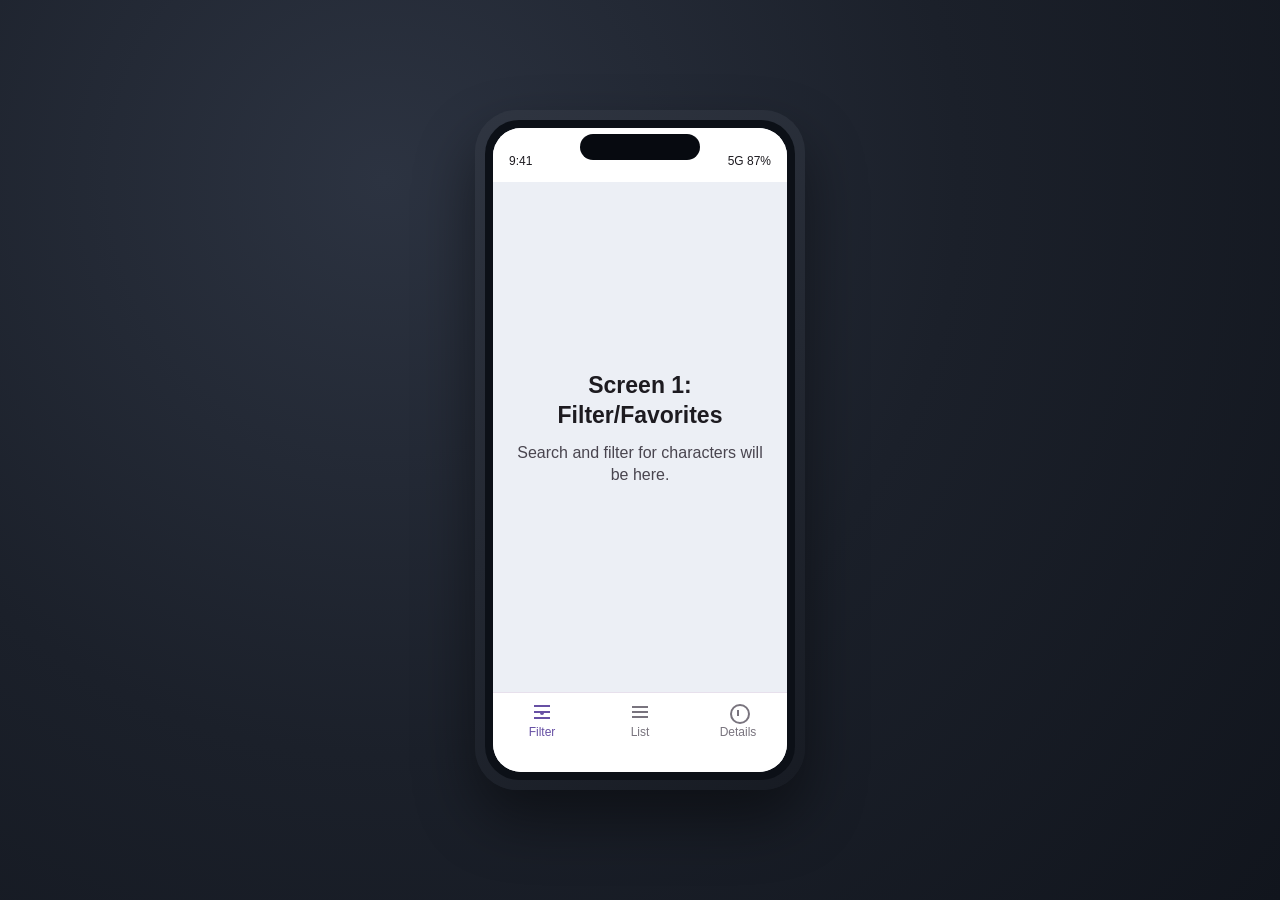
<file: Task18/index.html>
<!doctype html>
<html lang="en">
<head>
    <meta charset="UTF-8" />
    <meta name="viewport" content="width=device-width, initial-scale=1.0" />
    <title>Task17 Android UI Mock</title>
    <link rel="stylesheet" href="styles.css" />
</head>
<body>
    <main class="stage">
        <section class="phone">
            <div class="frame">
                <div class="notch"></div>

                <div class="screen">
                    <header class="status-bar">
                        <span>9:41</span>
                        <span>5G 87%</span>
                    </header>

                    <section class="content">
                        <h1>Screen 1: Filter/Favorites</h1>
                        <p>Search and filter for characters will be here.</p>
                    </section>

                    <nav class="bottom-nav">
                        <button class="nav-item nav-item--active" type="button">
                            <span class="icon icon-filter"></span>
                            <span>Filter</span>
                        </button>
                        <button class="nav-item" type="button">
                            <span class="icon icon-list"></span>
                            <span>List</span>
                        </button>
                        <button class="nav-item" type="button">
                            <span class="icon icon-details"></span>
                            <span>Details</span>
                        </button>
                    </nav>
                </div>
            </div>
        </section>
    </main>
</body>
</html>
</file>
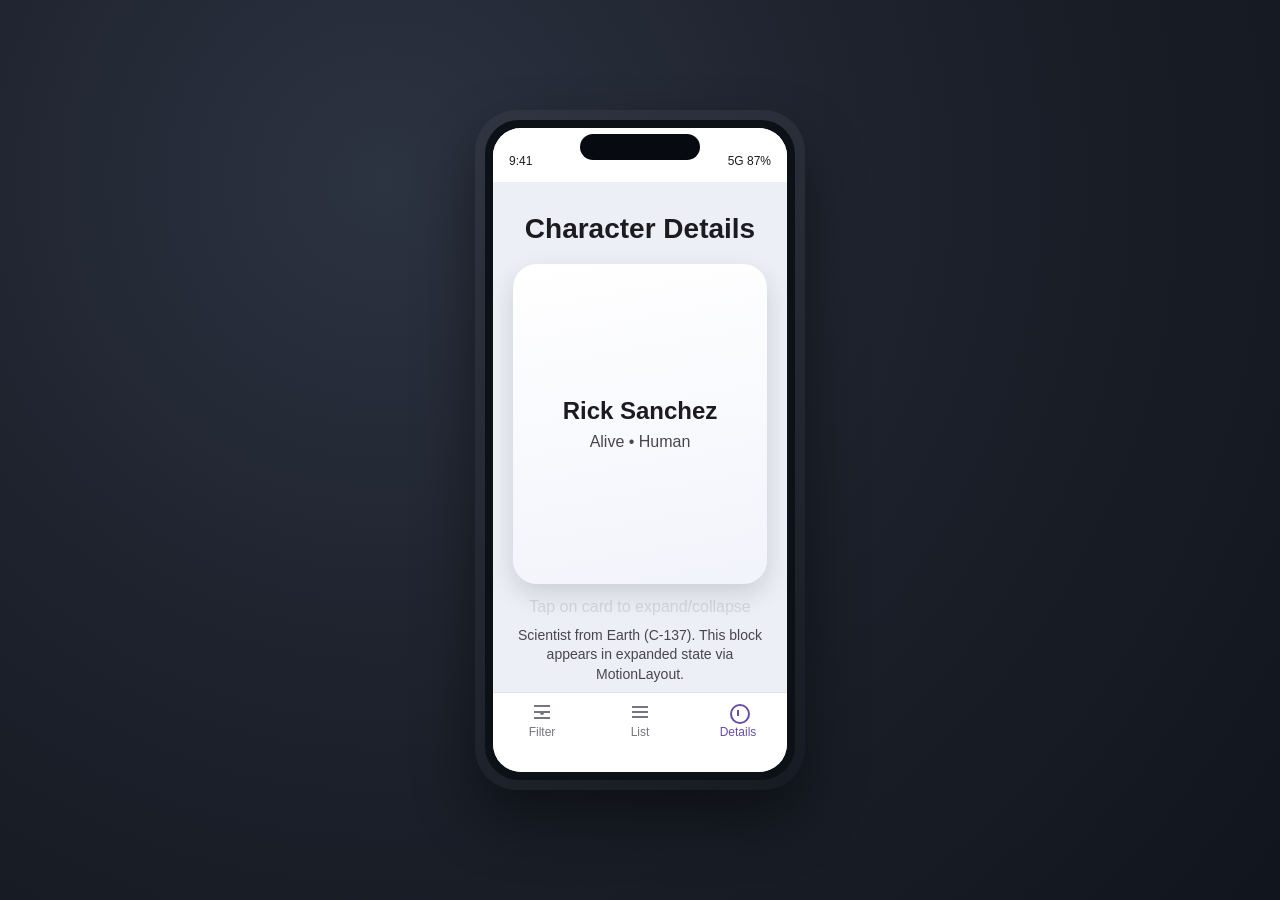
<file: Task18/detail.html>
<!doctype html>
<html lang="en">
<head>
    <meta charset="UTF-8" />
    <meta name="viewport" content="width=device-width, initial-scale=1.0" />
    <title>Task17 Detail Mock</title>
    <link rel="stylesheet" href="detail.css" />
</head>
<body>
    <main class="stage">
        <section class="phone">
            <div class="frame">
                <div class="notch"></div>
                <div class="screen">
                    <header class="status-bar">
                        <span>9:41</span>
                        <span>5G 87%</span>
                    </header>

                    <section class="content">
                        <h1>Character Details</h1>

                        <article class="character-card">
                            <h2>Rick Sanchez</h2>
                            <p>Alive • Human</p>
                        </article>

                        <p class="hint">Tap on card to expand/collapse</p>
                        <p class="detail-text">
                            Scientist from Earth (C-137). This block appears in expanded
                            state via MotionLayout.
                        </p>
                    </section>

                    <nav class="bottom-nav">
                        <button class="nav-item" type="button">
                            <span class="icon icon-filter"></span>
                            <span>Filter</span>
                        </button>
                        <button class="nav-item" type="button">
                            <span class="icon icon-list"></span>
                            <span>List</span>
                        </button>
                        <button class="nav-item nav-item--active" type="button">
                            <span class="icon icon-details"></span>
                            <span>Details</span>
                        </button>
                    </nav>
                </div>
            </div>
        </section>
    </main>
</body>
</html>
</file>
<file: Task18/styles.css>
:root {
    --surface: #ffffff;
    --bg: #eceff5;
    --text-primary: #1d1b20;
    --text-secondary: #49454f;
    --primary: #6750a4;
    --outline: #e7e0ec;
    --inactive: #79747e;
}

* {
    box-sizing: border-box;
}

body {
    margin: 0;
    min-height: 100vh;
    font-family: Roboto, "Segoe UI", Arial, sans-serif;
    background: radial-gradient(circle at 30% 20%, #2c3341 0%, #1b202a 50%, #11151d 100%);
}

.stage {
    min-height: 100vh;
    display: grid;
    place-items: center;
    padding: 24px;
}

.phone {
    width: 330px;
    height: 680px;
    border-radius: 42px;
    padding: 10px;
    background: linear-gradient(145deg, #2f3541, #171b23);
    box-shadow: 0 30px 60px rgba(0, 0, 0, 0.45);
}

.frame {
    position: relative;
    width: 100%;
    height: 100%;
    border-radius: 34px;
    background: #0c1017;
    padding: 8px;
}

.notch {
    position: absolute;
    top: 14px;
    left: 50%;
    transform: translateX(-50%);
    width: 120px;
    height: 26px;
    border-radius: 16px;
    background: #070a10;
    z-index: 2;
}

.screen {
    position: relative;
    width: 100%;
    height: 100%;
    border-radius: 28px;
    overflow: hidden;
    background: var(--bg);
}

.status-bar {
    height: 54px;
    padding: 26px 16px 8px;
    display: flex;
    justify-content: space-between;
    color: var(--text-primary);
    font-size: 12px;
    font-weight: 500;
    background: var(--surface);
}

.content {
    position: absolute;
    inset: 54px 0 80px;
    display: flex;
    flex-direction: column;
    justify-content: center;
    align-items: center;
    text-align: center;
    padding: 24px;
}

.content h1 {
    margin: 0;
    color: var(--text-primary);
    font-size: 23px;
    line-height: 1.28;
}

.content p {
    margin-top: 12px;
    color: var(--text-secondary);
    font-size: 16px;
    line-height: 1.4;
    max-width: 260px;
}

.bottom-nav {
    position: absolute;
    left: 0;
    right: 0;
    bottom: 0;
    height: 80px;
    display: flex;
    align-items: flex-start;
    justify-content: space-around;
    padding-top: 8px;
    background: var(--surface);
    border-top: 1px solid var(--outline);
}

.nav-item {
    border: 0;
    background: transparent;
    width: 33%;
    display: flex;
    flex-direction: column;
    align-items: center;
    gap: 4px;
    color: var(--inactive);
    font-size: 12px;
    line-height: 1;
}

.nav-item--active {
    color: var(--primary);
}

.icon {
    width: 20px;
    height: 20px;
    position: relative;
}

.icon-filter::before,
.icon-filter::after,
.icon-list::before,
.icon-details::before,
.icon-details::after {
    content: "";
    position: absolute;
    background: currentColor;
}

.icon-filter::before {
    left: 2px;
    right: 2px;
    top: 3px;
    height: 2px;
    box-shadow: 0 6px 0 currentColor, 0 12px 0 currentColor;
}

.icon-filter::after {
    width: 4px;
    height: 4px;
    border-radius: 50%;
    left: 8px;
    top: 9px;
}

.icon-list::before {
    left: 2px;
    right: 2px;
    top: 4px;
    height: 2px;
    box-shadow: 0 5px 0 currentColor, 0 10px 0 currentColor;
}

.icon-details::before {
    left: 2px;
    top: 2px;
    width: 16px;
    height: 16px;
    border-radius: 50%;
    border: 2px solid currentColor;
    background: transparent;
}

.icon-details::after {
    left: 9px;
    top: 8px;
    width: 2px;
    height: 6px;
}
</file>
<file: Task18/detail.css>
:root {
    --surface: #ffffff;
    --bg: #eceff5;
    --text-primary: #1d1b20;
    --text-secondary: #49454f;
    --primary: #6750a4;
    --outline: #e7e0ec;
    --inactive: #79747e;
}

* {
    box-sizing: border-box;
}

body {
    margin: 0;
    min-height: 100vh;
    font-family: Roboto, "Segoe UI", Arial, sans-serif;
    background: radial-gradient(circle at 30% 20%, #2c3341 0%, #1b202a 50%, #11151d 100%);
}

.stage {
    min-height: 100vh;
    display: grid;
    place-items: center;
    padding: 24px;
}

.phone {
    width: 330px;
    height: 680px;
    border-radius: 42px;
    padding: 10px;
    background: linear-gradient(145deg, #2f3541, #171b23);
    box-shadow: 0 30px 60px rgba(0, 0, 0, 0.45);
}

.frame {
    position: relative;
    width: 100%;
    height: 100%;
    border-radius: 34px;
    background: #0c1017;
    padding: 8px;
}

.notch {
    position: absolute;
    top: 14px;
    left: 50%;
    transform: translateX(-50%);
    width: 120px;
    height: 26px;
    border-radius: 16px;
    background: #070a10;
    z-index: 2;
}

.screen {
    position: relative;
    width: 100%;
    height: 100%;
    border-radius: 28px;
    overflow: hidden;
    background: var(--bg);
}

.status-bar {
    height: 54px;
    padding: 26px 16px 8px;
    display: flex;
    justify-content: space-between;
    color: var(--text-primary);
    font-size: 12px;
    font-weight: 500;
    background: var(--surface);
}

.content {
    position: absolute;
    inset: 64px 0 84px;
    padding: 20px;
    text-align: center;
}

.content h1 {
    margin: 0 0 18px;
    color: var(--text-primary);
    font-size: 28px;
    line-height: 1.2;
}

.character-card {
    height: 320px;
    border-radius: 24px;
    background: linear-gradient(170deg, #ffffff 0%, #f2f4fb 100%);
    box-shadow: 0 10px 24px rgba(28, 28, 34, 0.15);
    display: flex;
    flex-direction: column;
    justify-content: center;
    gap: 8px;
    margin-bottom: 14px;
}

.character-card h2 {
    margin: 0;
    color: var(--text-primary);
    font-size: 24px;
}

.character-card p {
    margin: 0;
    color: var(--text-secondary);
    font-size: 16px;
}

.hint {
    margin: 0 0 10px;
    color: var(--text-secondary);
    font-size: 16px;
    opacity: 0.15;
}

.detail-text {
    margin: 0;
    color: var(--text-secondary);
    font-size: 14px;
    line-height: 1.4;
}

.bottom-nav {
    position: absolute;
    left: 0;
    right: 0;
    bottom: 0;
    height: 80px;
    display: flex;
    align-items: flex-start;
    justify-content: space-around;
    padding-top: 8px;
    background: var(--surface);
    border-top: 1px solid var(--outline);
}

.nav-item {
    border: 0;
    background: transparent;
    width: 33%;
    display: flex;
    flex-direction: column;
    align-items: center;
    gap: 4px;
    color: var(--inactive);
    font-size: 12px;
    line-height: 1;
}

.nav-item--active {
    color: var(--primary);
}

.icon {
    width: 20px;
    height: 20px;
    position: relative;
}

.icon-filter::before,
.icon-filter::after,
.icon-list::before,
.icon-details::before,
.icon-details::after {
    content: "";
    position: absolute;
    background: currentColor;
}

.icon-filter::before {
    left: 2px;
    right: 2px;
    top: 3px;
    height: 2px;
    box-shadow: 0 6px 0 currentColor, 0 12px 0 currentColor;
}

.icon-filter::after {
    width: 4px;
    height: 4px;
    border-radius: 50%;
    left: 8px;
    top: 9px;
}

.icon-list::before {
    left: 2px;
    right: 2px;
    top: 4px;
    height: 2px;
    box-shadow: 0 5px 0 currentColor, 0 10px 0 currentColor;
}

.icon-details::before {
    left: 2px;
    top: 2px;
    width: 16px;
    height: 16px;
    border-radius: 50%;
    border: 2px solid currentColor;
    background: transparent;
}

.icon-details::after {
    left: 9px;
    top: 8px;
    width: 2px;
    height: 6px;
}
</file>
